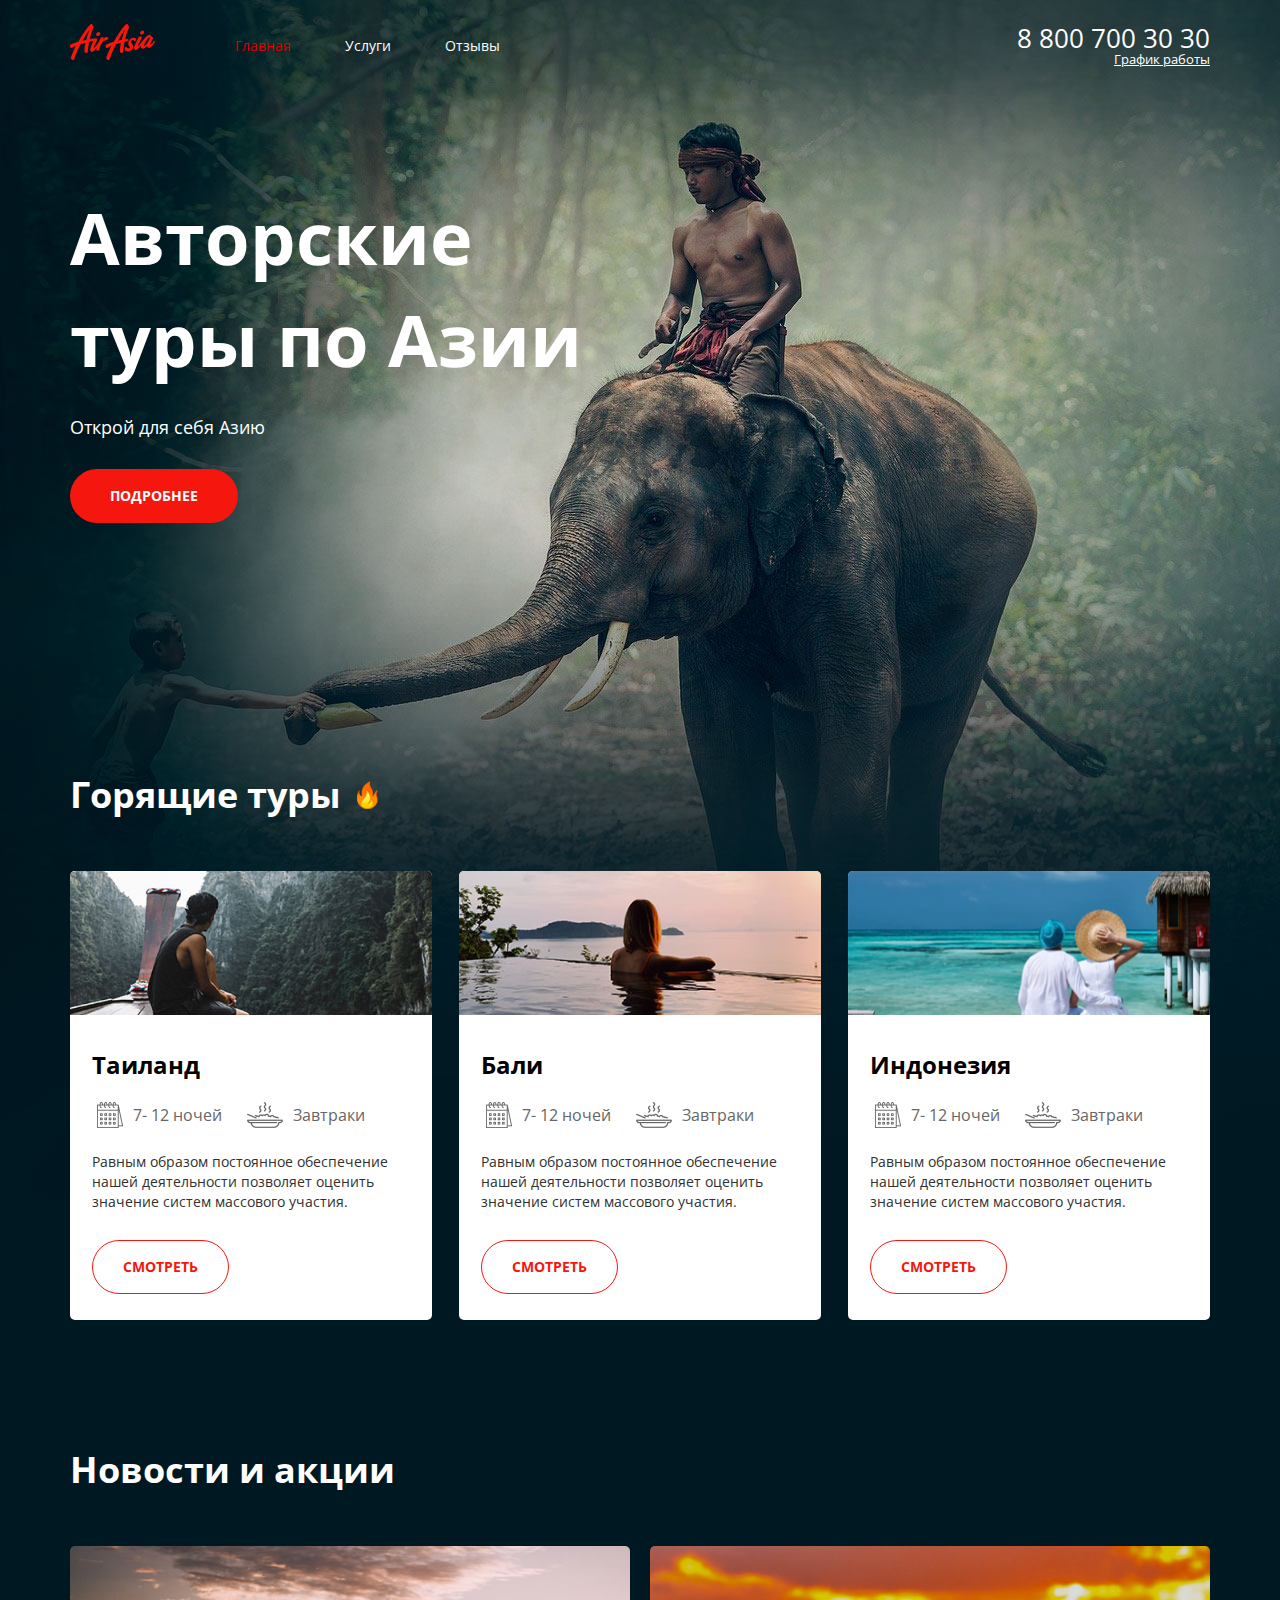
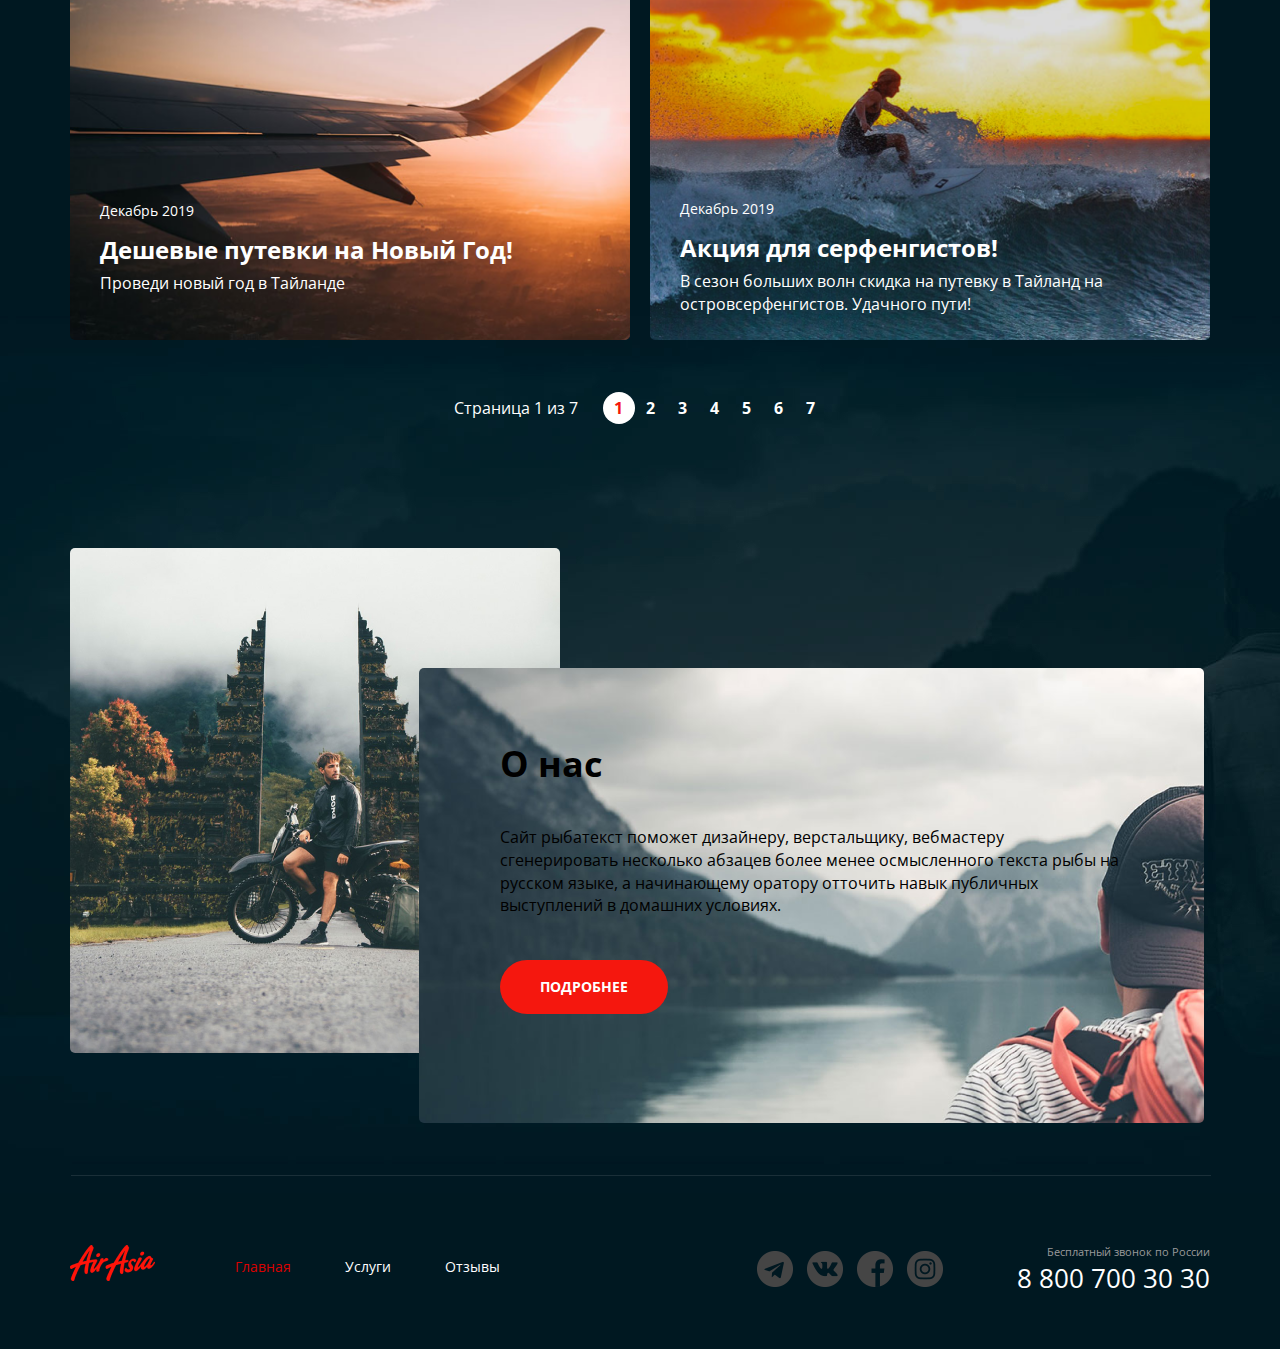
<file: index.html>
<!DOCTYPE html>
<html lang="ru">
<head>
    <meta charset="UTF-8">
    <meta http-equiv="X-UA-Compatible" content="IE=edge">
    <meta name="viewport" content="width=1200, initial-scale=1.0">
    <link href="https://fonts.googleapis.com/css2?family=Open+Sans:wght@400;700&display=swap" rel="stylesheet">
    <link rel="stylesheet" href="./styles/layout/normalize.css">
    <link rel="stylesheet" href="./styles/layout/base_main.css">
    <link rel="stylesheet" href="./styles/style.css">
    <title>Air Asia Main</title>
</head>
<body>
    <div class="wrapper main-page-wrapper">
        <section class="hero">
            <div class="container hero__container">
                <header class="header">
                    <div class="header__col">
                        <a href="./index.html" class="logo">
                            <img src="./img/logo.png" alt="air asia logo" class="logo__img">
                        </a>
                        <nav class="menu">
                            <ul class="menu__list">
                                <li class="menu__item menu__item_active"><a href="./index.html" class="menu__link">Главная</a></li>
                                <li class="menu__item"><a href="./services.html" class="menu__link">Услуги</a></li>
                                <li class="menu__item"><a href="./reviews.html" class="menu__link">Отзывы</a></li>
                            </ul>
                        </nav>
                    </div>
                    <div class="header__col header__col_align_right">
                        <address class="contacts">
                            <a href="tel:+78007003030" class="contacts__phone">8 800 700 30 30</a>
                            <div class="dropdown">
                                <a href="#" class="dropdown__link">График работы</a>
                                <div class="dropdown__menu">
                                    <div class="dropdown__triangle"></div>
                                    <div class="dropdown__time">пн-вс: 09:00 - 20:00</div>
                                    <div class="dropdown__lunch">Обед: 14:00-14:30</div>
                                </div>
                            </div>
                        </address>
                    </div>
                </header>
                <div class="hero__content">
                    <div class="hero__text-section">
                        <h1 class="hero__title">Авторские туры по Азии</h1>
                        <h4 class="hero__subtitle">Открой для себя Азию</h4>
                        <a href="#" class="btn btn_color_red">Подробнее</a>
                    </div>
                </div>
            </div>
        </section>
        <section class="section">
            <div class="container">
                <h2 class="section__title section__title_background">Горящие туры</h2>
                <ul class="offers">
                    <li class="offers__item offer">
                        <div class="offer__header">
                            <img src="./img/river.png" alt="" class="offer__header-img">
                        </div>
                        <div class="offer__content">
                            <h3 class="offer__title">Таиланд</h3>
                            <div class="offer__wrapper">
                                <div class="offer__desc-cell">
                                    <div class="offer__days">
                                        <img src="./img/calendar.png" alt="" class="offer__icon">
                                        <div class="offer__desc">7- 12 ночей</div>
                                    </div>
                                </div>
                                <div class="offer__desc-cell">
                                    <div class="offer__days">
                                        <img src="./img/meal.png" alt="" class="offer__icon">
                                        <div class="offer__desc">Завтраки</div>
                                    </div>
                                </div>
                            </div>
                            <div class="offer__text">
                                Равным образом постоянное обеспечение нашей деятельности позволяет оценить значение систем массового участия.
                            </div>
                            <div class="offer__btn-wrapper">
                                <a href="#" class="btn btn_color_white">Смотреть</a>
                            </div>
                        </div>
                    </li>
                    <li class="offers__item offer">
                        <div class="offer__header">
                            <img src="./img/pool.png" alt="" class="offer__header-img">
                        </div>
                        <div class="offer__content">
                            <h3 class="offer__title">Бали</h3>
                            <div class="offer__wrapper">
                                <div class="offer__desc-cell">
                                    <div class="offer__days">
                                        <img src="./img/calendar.png" alt="" class="offer__icon">
                                        <div class="offer__desc">7- 12 ночей</div>
                                    </div>
                                </div>
                                <div class="offer__desc-cell">
                                    <div class="offer__days">
                                        <img src="./img/meal.png" alt="" class="offer__icon">
                                        <div class="offer__desc">Завтраки</div>
                                    </div>
                                </div>
                            </div>
                            <div class="offer__text">
                                Равным образом постоянное обеспечение нашей деятельности позволяет оценить значение систем массового участия.
                            </div>
                            <div class="offer__btn-wrapper">
                                <a href="#" class="btn btn_color_white">Смотреть</a>
                            </div>
                        </div>
                    </li>
                    <li class="offers__item offer">
                        <div class="offer__header">
                            <img src="./img/ocean.png" alt="" class="offer__header-img">
                        </div>
                        <div class="offer__content">
                            <h3 class="offer__title">Индонезия</h3>
                            <div class="offer__wrapper">
                                <div class="offer__desc-cell">
                                    <div class="offer__days">
                                        <img src="./img/calendar.png" alt="" class="offer__icon">
                                        <div class="offer__desc">7- 12 ночей</div>
                                    </div>
                                </div>
                                <div class="offer__desc-cell">
                                    <div class="offer__days">
                                        <img src="./img/meal.png" alt="" class="offer__icon">
                                        <div class="offer__desc">Завтраки</div>
                                    </div>
                                </div>
                            </div>
                            <div class="offer__text">
                                Равным образом постоянное обеспечение нашей деятельности позволяет оценить значение систем массового участия.
                            </div>
                            <div class="offer__btn-wrapper">
                                <a href="#" class="btn btn_color_white">Смотреть</a>
                            </div>
                        </div>
                    </li>
                </ul>
            </div>
        </section>
        <section class="section">
            <div class="container">
                <h2 class="section__title">Новости и акции</h2>
                <ul class="news">
                    <li class="news__item single-news">
                        <img src="./img/plain.png" alt="поездка на новый год" class="single-news__cover">
                        <div class="single-news__text-content">
                            <div class="single-news__date">Декабрь 2019</div>
                            <div class="single-news__title">Дешевые путевки на Новый Год!</div>
                            <div class="single-news__desc">Проведи новый год в Тайланде</div>
                        </div>
                    </li>
                    <li class="news__item single-news">
                        <img src="./img/Surfer.png" alt="поездка на новый год" class="single-news__cover">
                        <div class="single-news__text-content">
                            <div class="single-news__date">Декабрь 2019</div>
                            <div class="single-news__title">Акция для серфенгистов!</div>
                            <div class="single-news__desc">В сезон больших волн скидка на путевку в Тайланд на островсерфенгистов. Удачного пути!</div>
                        </div>
                    </li>
                </ul>
                <div class="pager">
                    <div class="pager__display">Страница 1 из 7</div>
                    <ul class="pager__list">
                        <li class="pager__item pager__item_active"><a href="#" class="pager__link">1</a></li>
                        <li class="pager__item"><a href="#" class="pager__link">2</a></li>
                        <li class="pager__item"><a href="#" class="pager__link">3</a></li>
                        <li class="pager__item"><a href="#" class="pager__link">4</a></li>
                        <li class="pager__item"><a href="#" class="pager__link">5</a></li>
                        <li class="pager__item"><a href="#" class="pager__link">6</a></li>
                        <li class="pager__item"><a href="#" class="pager__link">7</a></li>
                    </ul>
                </div>
            </div>
        </section>
        <section class="section section__margin-bottom">
            <div class="container">
                <div class="about">
                    <div class="about__desc">
                        <div class="about__title">О нас</div>
                        <div class="about__desc-text">
                            <p>Сайт рыбатекст поможет дизайнеру, верстальщику, вебмастеру сгенерировать несколько абзацев более менее осмысленного текста рыбы на русском языке, а начинающему оратору отточить навык публичных выступлений в домашних условиях. 
                            </p>
                        </div>
                        <a href="#" class="btn btn_color_red">Подробнее</a>
                    </div>
                </div>
            </div>
        </section>
        <footer class="footer-container">
            <div class="container">
                <div class="footer footer-container__footer">
                    <div class="footer__col">
                        <a href="./index.html" class="logo">
                            <img src="./img/logo.png" alt="air asia logo" class="logo__img">
                        </a>
                        <nav class="menu">
                            <ul class="menu__list">
                                <li class="menu__item menu__item_active"><a href="./index.html" class="menu__link">Главная</a></li>
                                <li class="menu__item"><a href="./services.html" class="menu__link">Услуги</a></li>
                                <li class="menu__item"><a href="./reviews.html" class="menu__link">Отзывы</a></li>
                            </ul>
                        </nav>
                    </div>
                    <div class="footer__col footer__col_align_right">
                        <ul class="socials">
                            <li class="socials__item socials__item_icon_telegram">
                                <a href="" class="socials__link"></a>
                            </li>
                            <li class="socials__item socials__item_icon_vk">
                                <a href="" class="socials__link"></a>
                            </li>
                            <li class="socials__item socials__item_icon_fb">
                                <a href="" class="socials__link"></a>
                            </li>
                            <li class="socials__item socials__item_icon_insta">
                                <a href="" class="socials__link"></a>
                            </li>
                        </ul>
                        
                        <address class="contacts">
                            <div class="contacts__desc">Бесплатный звонок по России</div>
                            <a href="tel:+78007003030" class="contacts__phone">8 800 700 30 30</a>
                        </address>
                    </div>
                </div>
            </div>
        </footer>
    </div>
</body>
</html>
</file>
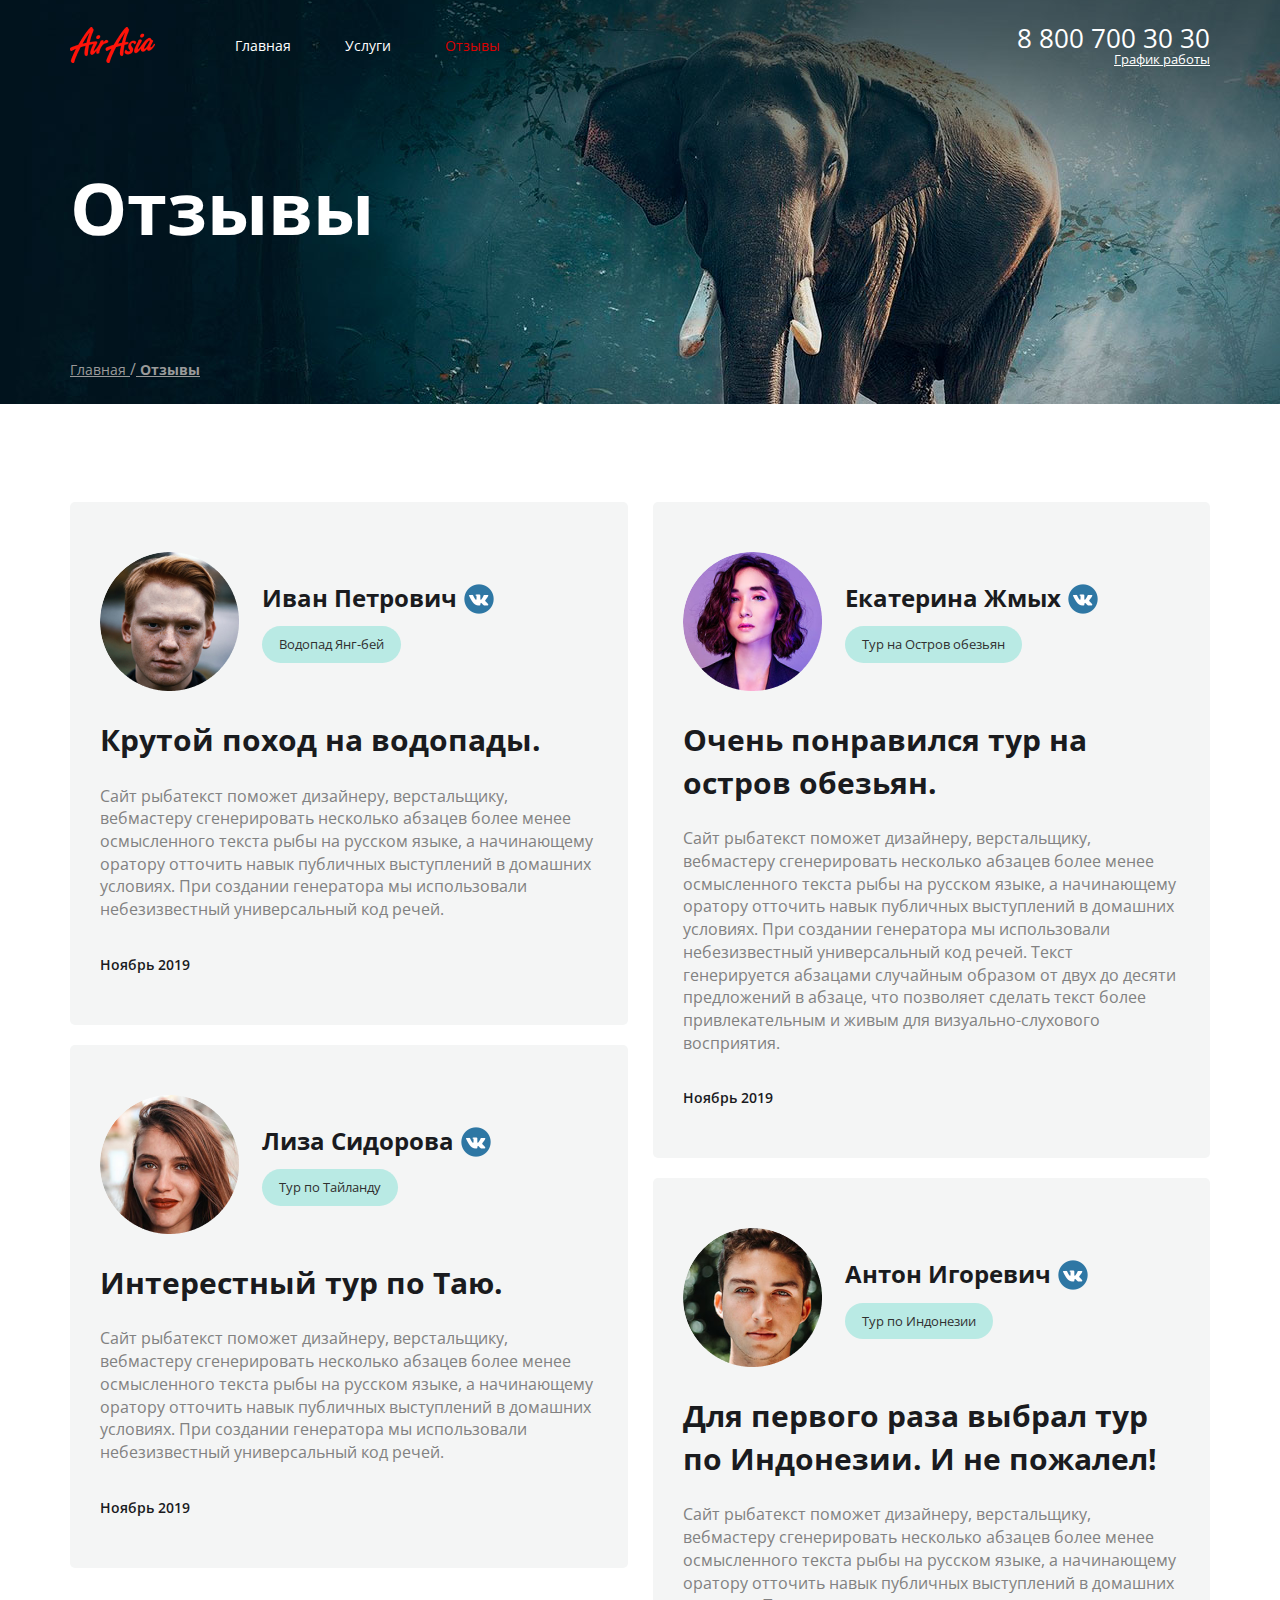
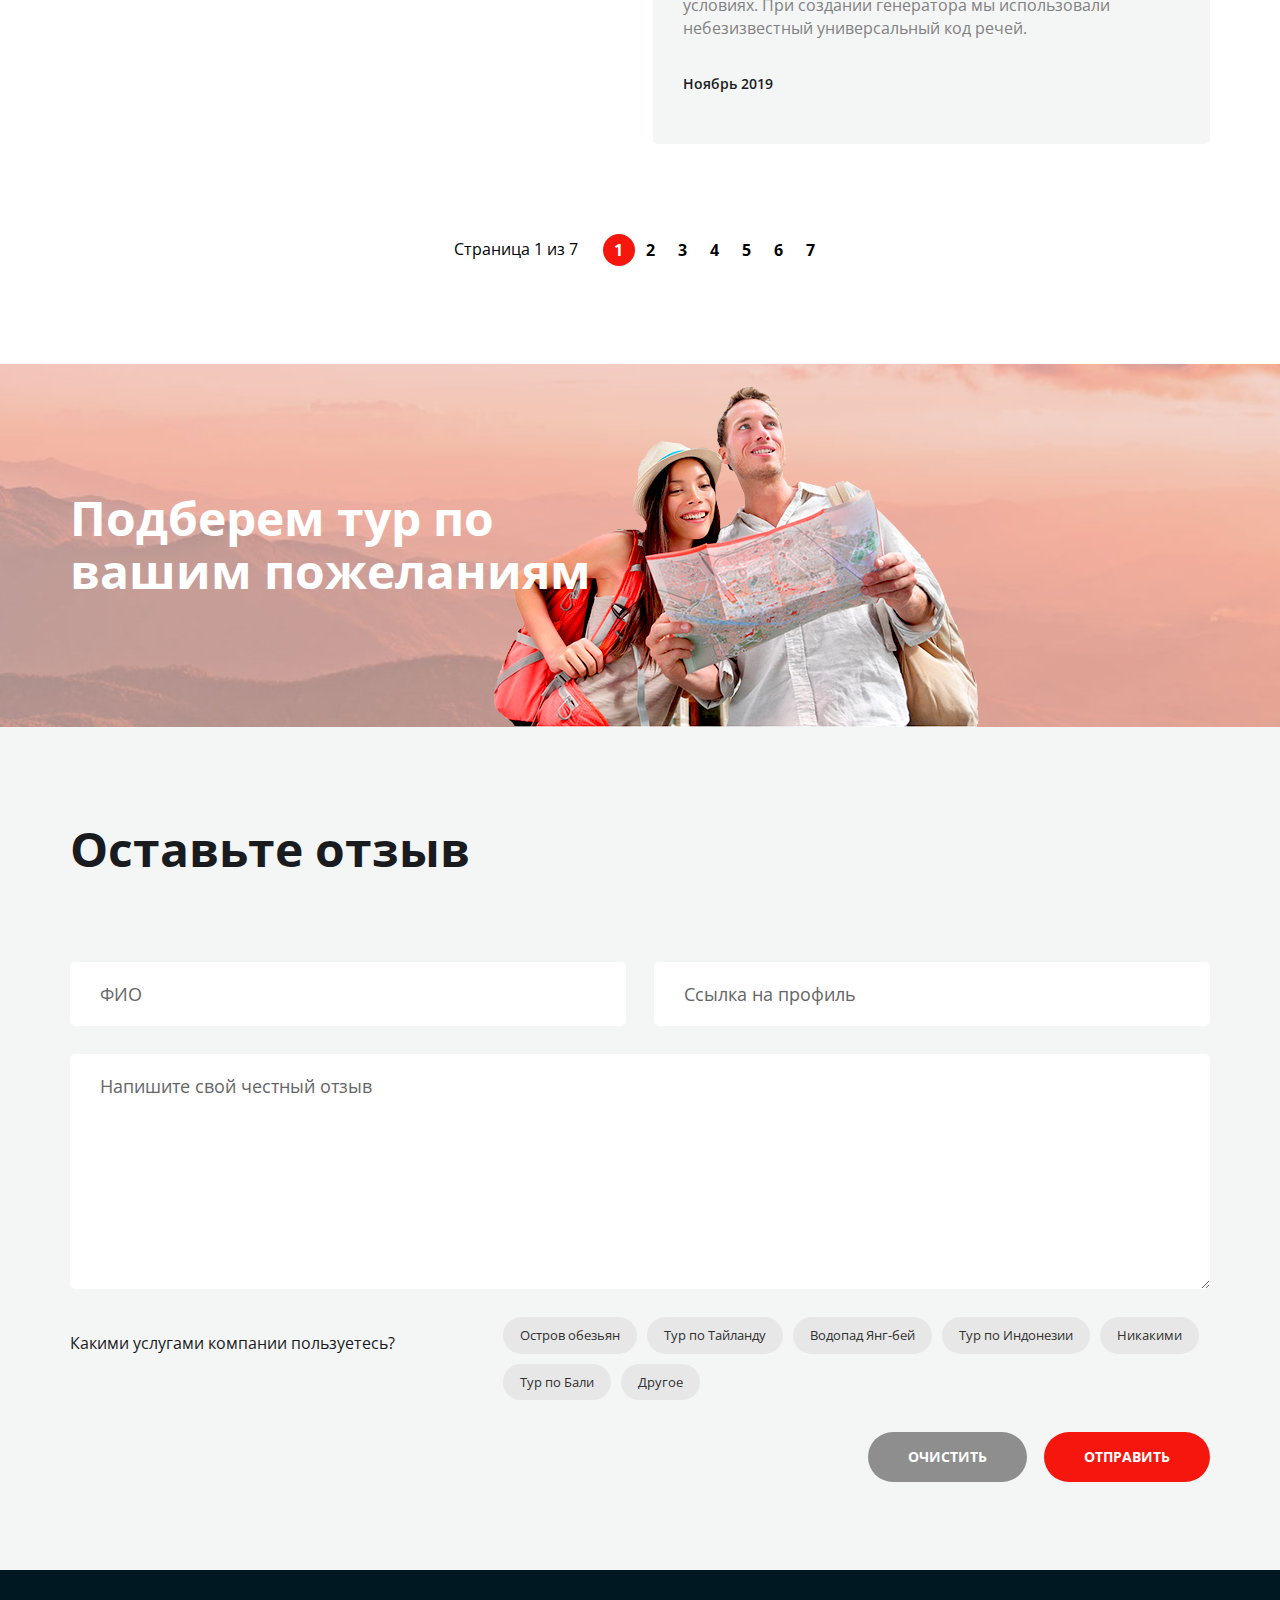
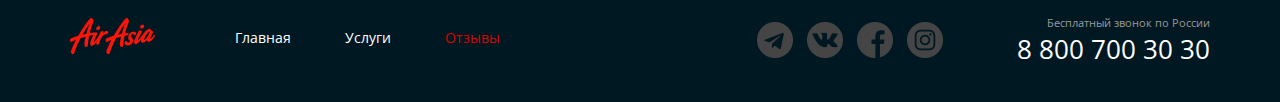
<file: reviews.html>
<!DOCTYPE html>
<html lang="en">
<head>
    <meta charset="UTF-8">
    <meta http-equiv="X-UA-Compatible" content="IE=edge">
    <meta name="viewport" content="width=width-content, initial-scale=1.0">
    <link href="https://fonts.googleapis.com/css2?family=Open+Sans:wght@400;600;700&display=swap" rel="stylesheet">
    <link rel="stylesheet" href="./styles/layout/normalize.css">
    <link rel="stylesheet" href="./styles/layout/base_reviews.css">
    <link rel="stylesheet" href="./styles/style.css">
    <title>Air Asia Reviews</title>
</head>
<body>
    <div class="wrapper">
        <section class="top-line">
            <div class="container top-line__container">
                <header class="header">
                    <div class="header__col">
                        <a href="./index.html" class="logo">
                            <img src="./img/logo.png" alt="air asia logo" class="logo__img">
                        </a>
                        <nav class="menu">
                            <ul class="menu__list">
                                <li class="menu__item"><a href="./index.html" class="menu__link">Главная</a></li>
                                <li class="menu__item"><a href="./services.html" class="menu__link">Услуги</a></li>
                                <li class="menu__item menu__item_active"><a href="./reviews.html" class="menu__link">Отзывы</a></li>
                            </ul>
                        </nav>
                    </div>
                    <div class="header__col header__col_align_right">
                        <address class="contacts">
                            <a href="tel:+78007003030" class="contacts__phone">8 800 700 30 30</a>
                            <div class="dropdown">
                                <a href="#" class="dropdown__link">График работы</a>
                                <div class="dropdown__menu">
                                    <div class="dropdown__triangle"></div>
                                    <div class="dropdown__time">пн-вс: 09:00 - 20:00</div>
                                    <div class="dropdown__lunch">Обед: 14:00-14:30</div>
                                </div>
                            </div>
                        </address>
                    </div>
                </header>
                <h1 class="page-title">Отзывы</h1>
                <nav class="breadcrumbs">
                    <ul class="breadcrumbs__list">
                        <li class="breadcrumbs__item">
                            <a href="#" class="breadcrumbs__link">Главная&nbsp</a>
                        </li>
                        <li class="breadcrumbs__item breadcrumbs__item_active">
                            <a href="#" class="breadcrumbs__link">&nbspОтзывы</a>
                        </li>
                    </ul>
                </nav>
            </div>
        </section>
        <main class="page-content">
            <div class="container">
                <ul class="reviews">
                    <li class="reviews__item review">
                        <div class="review__header">
                            <div class="review__photo">
                                <div class="avatar">
                                    <img src="./img/avatar_1.png" alt="user" class="avatar__img">
                                </div>
                            </div>
                            <div class="review__userdata">
                                <a href="#" class="review__user">Иван Петрович</a>
                                <ul class="review__tags">
                                    <li class="review__tag-item tag tag_bg_green">Водопад Янг-бей</li>
                                </ul>
                            </div>
                        </div>
                        <div class="review__content">
                            <h3 class="review__title">Крутой поход на водопады.</h3>
                            <div class="review__content-text">
                                <p>
                                    Сайт рыбатекст поможет дизайнеру, верстальщику, вебмастеру сгенерировать несколько абзацев более менее осмысленного текста рыбы на русском языке, а начинающему оратору отточить навык публичных выступлений в домашних условиях. При создании генератора мы использовали небезизвестный универсальный код речей.
                                </p>
                            </div>
                            <div class="review__date">Ноябрь 2019</div>
                        </div>
                    </li>
                    <li class="reviews__item review">
                        <div class="review__header">
                            <div class="review__photo">
                                <div class="avatar">
                                    <img src="./img/avatar_3.png" alt="user" class="avatar__img">
                                </div>
                            </div>
                            <div class="review__userdata">
                                <a href="#" class="review__user">Лиза Сидорова</a>
                                <ul class="review__tags">
                                    <li class="review__tag-item tag tag_bg_green">Тур по Тайланду</li>
                                </ul>
                            </div>
                        </div>
                        <div class="review__content">
                            <h3 class="review__title">Интерестный тур по Таю.</h3>
                            <div class="review__content-text">
                                <p>
                                    Сайт рыбатекст поможет дизайнеру, верстальщику, вебмастеру сгенерировать несколько абзацев более менее осмысленного текста рыбы на русском языке, а начинающему оратору отточить навык публичных выступлений в домашних условиях. При создании генератора мы использовали небезизвестный универсальный код речей.
                                </p>
                            </div>
                            <div class="review__date">Ноябрь 2019</div>
                        </div>
                    </li>
                    <li class="reviews__item review">
                        <div class="review__header">
                            <div class="review__photo">
                                <div class="avatar">
                                    <img src="./img/avatar_2.png" alt="user" class="avatar__img">
                                </div>
                            </div>
                            <div class="review__userdata">
                                <a href="#" class="review__user">Екатерина Жмых</a>
                                <ul class="review__tags">
                                    <li class="review__tag-item tag tag_bg_green">Тур на Остров обезьян</li>
                                </ul>
                            </div>
                        </div>
                        <div class="review__content">
                            <h3 class="review__title">Очень понравился тур на остров обезьян.</h3>
                            <div class="review__content-text">
                                <p>
                                    Сайт рыбатекст поможет дизайнеру, верстальщику, вебмастеру сгенерировать несколько абзацев более менее осмысленного текста рыбы на русском языке, а начинающему оратору отточить навык публичных выступлений в домашних условиях. При создании генератора мы использовали небезизвестный универсальный код речей. Текст генерируется абзацами случайным образом от двух до десяти предложений в абзаце, что позволяет сделать текст более привлекательным и живым для визуально-слухового восприятия.
                                </p>
                            </div>
                            <div class="review__date">Ноябрь 2019</div>
                        </div>
                    </li>
                    <li class="reviews__item review">
                        <div class="review__header">
                            <div class="review__photo">
                                <div class="avatar">
                                    <img src="./img/avatar_4.png" alt="user" class="avatar__img">
                                </div>
                            </div>
                            <div class="review__userdata">
                                <a href="#" class="review__user">Антон Игоревич</a>
                                <ul class="review__tags">
                                    <li class="review__tag-item tag tag_bg_green">Тур по Индонезии</li>
                                </ul>
                            </div>
                        </div>
                        <div class="review__content">
                            <h3 class="review__title">Для первого раза выбрал тур по Индонезии. И не пожалел!</h3>
                            <div class="review__content-text">
                                <p>
                                    Сайт рыбатекст поможет дизайнеру, верстальщику, вебмастеру сгенерировать несколько абзацев более менее осмысленного текста рыбы на русском языке, а начинающему оратору отточить навык публичных выступлений в домашних условиях. При создании генератора мы использовали небезизвестный универсальный код речей.
                                </p>
                            </div>
                            <div class="review__date">Ноябрь 2019</div>
                        </div>
                    </li>
                </ul>
                <div class="pager pager__theme_red">
                    <div class="pager__display">Страница 1 из 7</div>
                    <ul class="pager__list">
                        <li class="pager__item pager__item_active"><a href="#" class="pager__link">1</a></li>
                        <li class="pager__item"><a href="#" class="pager__link">2</a></li>
                        <li class="pager__item"><a href="#" class="pager__link">3</a></li>
                        <li class="pager__item"><a href="#" class="pager__link">4</a></li>
                        <li class="pager__item"><a href="#" class="pager__link">5</a></li>
                        <li class="pager__item"><a href="#" class="pager__link">6</a></li>
                        <li class="pager__item"><a href="#" class="pager__link">7</a></li>
                    </ul>
                </div>
            </div>
        </main>
        <section class="separator">
            <div class="container">
                <div class="separator__content">
                    <h2 class="separator__title">Подберем тур по вашим пожеланиям</h2>
                </div>
            </div>
        </section>
        <section class="inner-section inner-section_bg_grey">
            <div class="container">
                <h2 class="inner-section__title">Оставьте отзыв</h2>
                <form class="form">
                    <div class="form__row">
                        <input type="text" placeholder="ФИО" class="form__input">
                        <input type="text" placeholder="Ссылка на профиль" class="form__input">
                    </div>
                    <div class="form__row">
                        <textarea class="form__input form__input_textarea" placeholder="Напишите свой честный отзыв"></textarea>
                    </div>
                    <div class="form__controls">
                        <div class="form__controls-title">Какими услугами компании пользуетесь?</div>
                        <ul class="controls">
                            <li class="controls__item">
                                <label class="controls__elem">
                                    <input type="checkbox" class="controls__checkbox">
                                    <div class="tag controls__tag">Остров обезьян</div>
                                </label>
                            </li>
                            <li class="controls__item">
                                <label class="controls__elem">
                                    <input type="checkbox" class="controls__checkbox">
                                    <div class="tag controls__tag">Тур по Тайланду</div>
                                </label>
                            </li>
                            <li class="controls__item">
                                <label class="controls__elem">
                                    <input type="checkbox" class="controls__checkbox">
                                    <div class="tag controls__tag">Водопад Янг-бей</div>
                                </label>
                            </li>
                            <li class="controls__item">
                                <label class="controls__elem">
                                    <input type="checkbox" class="controls__checkbox">
                                    <div class="tag controls__tag">Тур по Индонезии</div>
                                </label>
                            </li>
                            <li class="controls__item">
                                <label class="controls__elem">
                                    <input type="checkbox" class="controls__checkbox">
                                    <div class="tag controls__tag">Никакими</div>
                                </label>
                            </li>
                            <li class="controls__item">
                                <label class="controls__elem">
                                    <input type="checkbox" class="controls__checkbox">
                                    <div class="tag controls__tag">Тур по Бали</div>
                                </label>
                            </li>
                            <li class="controls__item">
                                <label class="controls__elem">
                                    <input type="checkbox" class="controls__checkbox">
                                    <div class="tag controls__tag">Другое</div>
                                </label>
                            </li>
                        </ul>
                    </div>
                    <div class="form__btns">
                        <button type="reset" class="btn form__btn btn_color_grey">Очистить</button>
                        <button type="submit" class="btn form__btn btn_color_red">Отправить</button>
                    </div>
                </form>
            </div>

        </section>
        <footer class="inner-footer">
            <div class="container">
                <div class="footer inner-footer__footer">
                    <div class="footer__col">
                        <a href="./index.html" class="logo">
                            <img src="./img/logo.png" alt="air asia logo" class="logo__img">
                        </a>
                        <nav class="menu">
                            <ul class="menu__list">
                                <li class="menu__item"><a href="./index.html" class="menu__link">Главная</a></li>
                                <li class="menu__item"><a href="./services.html" class="menu__link">Услуги</a></li>
                                <li class="menu__item menu__item_active"><a href="./reviews.html" class="menu__link">Отзывы</a></li>
                            </ul>
                        </nav>
                    </div>
                    <div class="footer__col footer__col_align_right">
                        <ul class="socials">
                            <li class="socials__item socials__item_icon_telegram">
                                <a href="#" class="socials__link"></a>
                            </li>
                            <li class="socials__item socials__item_icon_vk">
                                <a href="#" class="socials__link"></a>
                            </li>
                            <li class="socials__item socials__item_icon_fb">
                                <a href="#" class="socials__link"></a>
                            </li>
                            <li class="socials__item socials__item_icon_insta">
                                <a href="#" class="socials__link"></a>
                            </li>
                        </ul>
                        <address class="contacts">
                            <div class="contacts__desc">Бесплатный звонок по России</div>
                            <a href="tel:+78007003030" class="contacts__phone">8 800 700 30 30</a>
                        </address>
                    </div>
                </div>
            </div>
        </footer>
    </div>
</body>
</html>
</file>
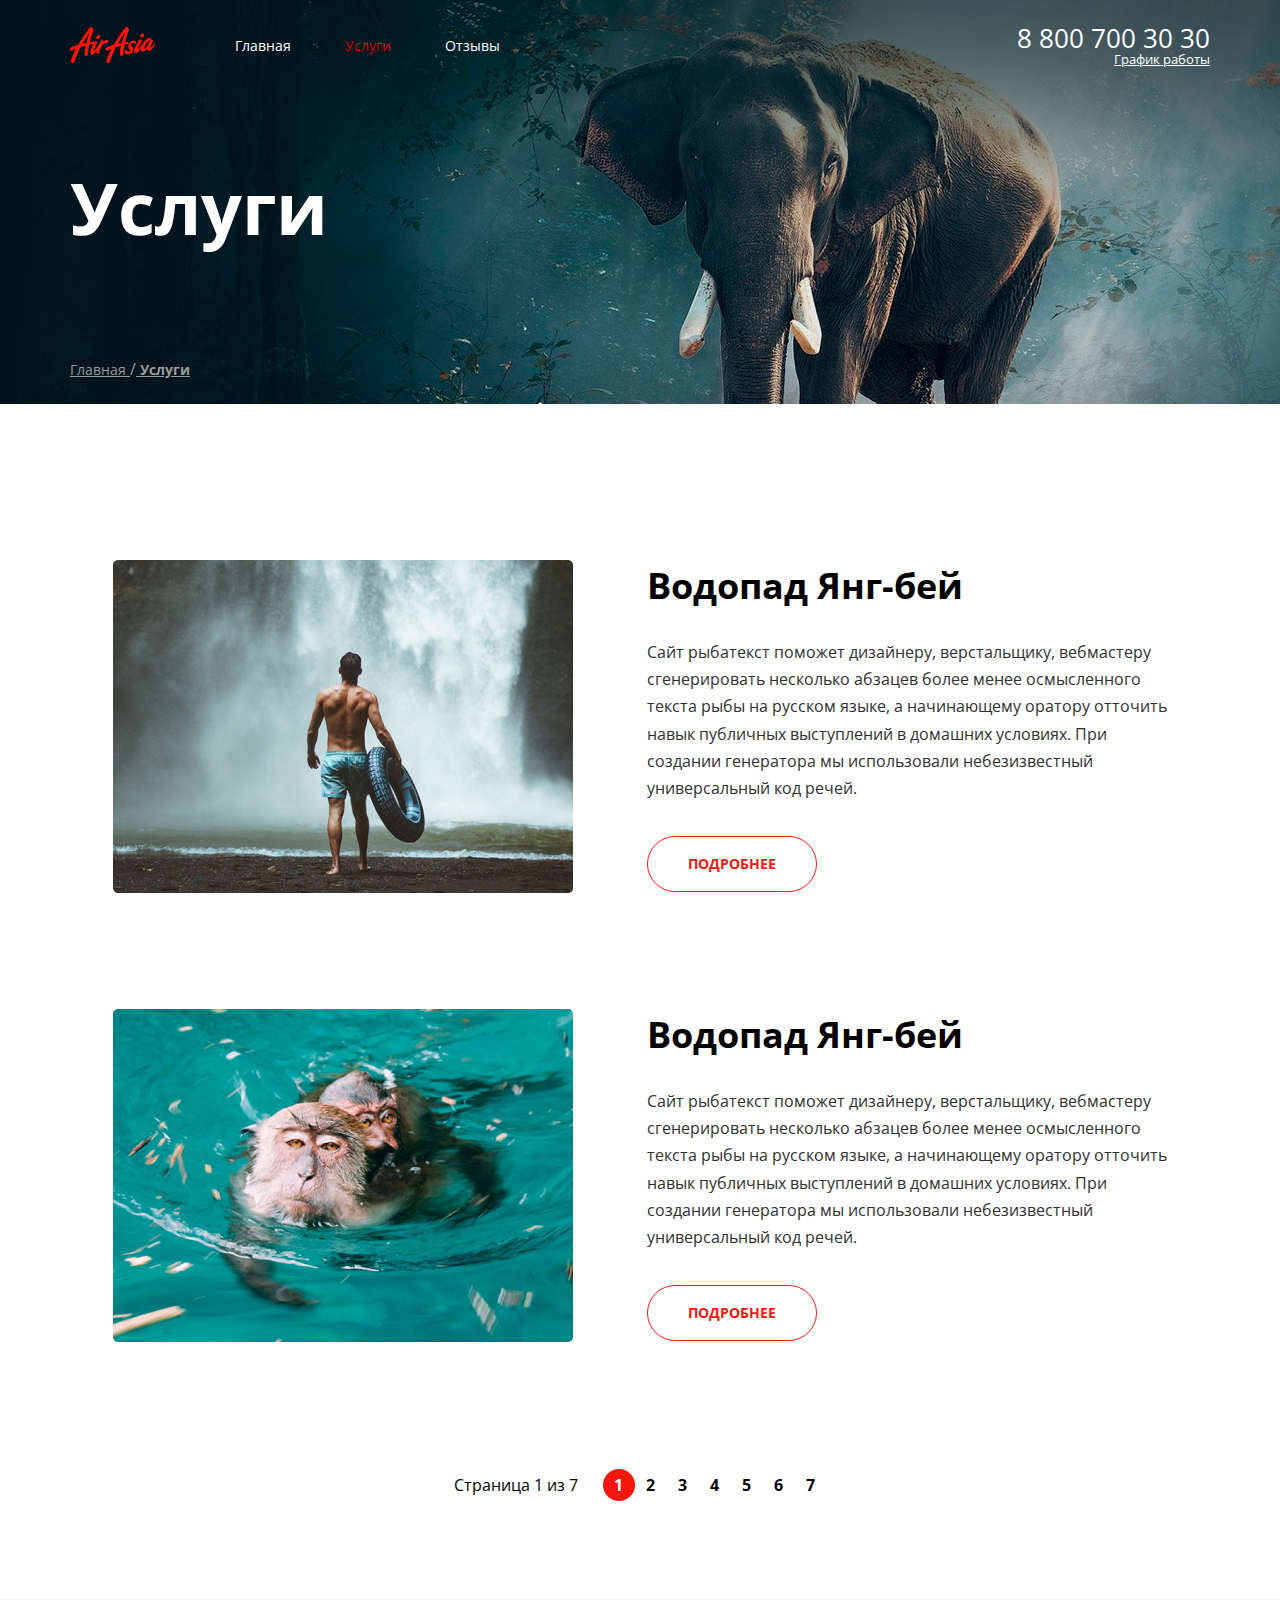
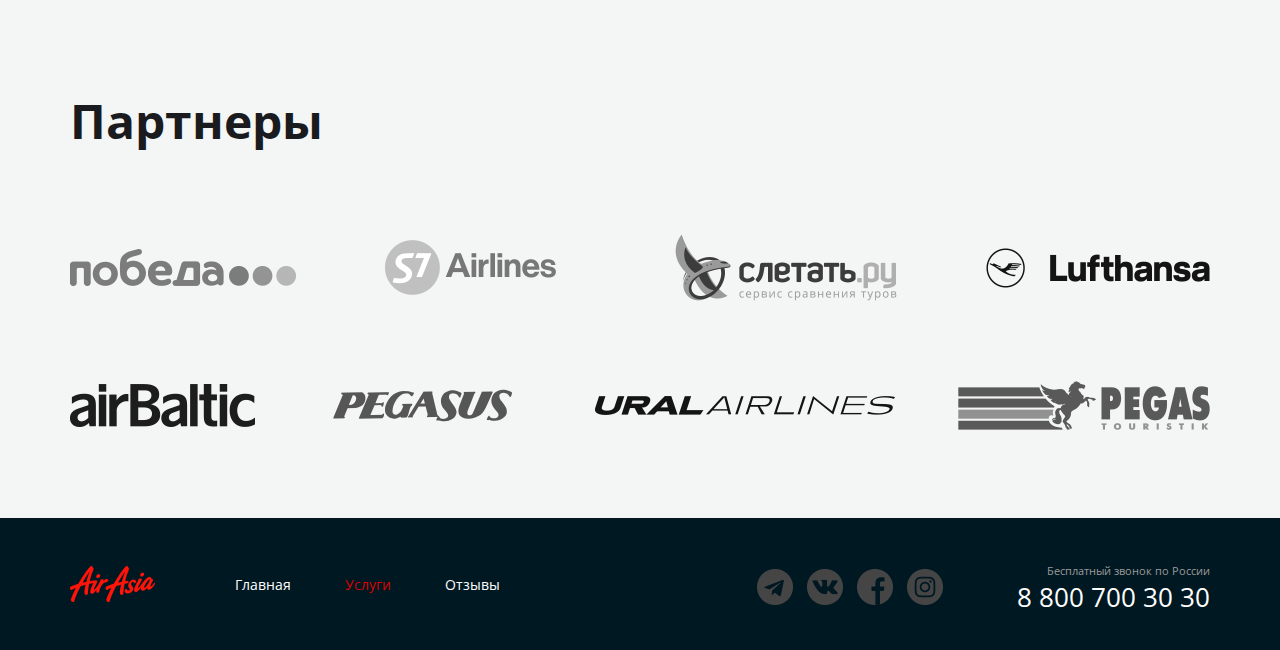
<file: services.html>
<!DOCTYPE html>
<html lang="en">
<head>
    <meta charset="UTF-8">
    <meta http-equiv="X-UA-Compatible" content="IE=edge">
    <meta name="viewport" content="width=1200, initial-scale=1.0">
    <link href="https://fonts.googleapis.com/css2?family=Open+Sans:wght@400;700&display=swap" rel="stylesheet">
    <link rel="stylesheet" href="./styles/layout/normalize.css">
    <link rel="stylesheet" href="./styles/layout/base_services.css">
    <link rel="stylesheet" href="./styles/style.css">
    <title>Air Asia Services</title>
</head>
<body>
    <div class="wrapper">
        <section class="top-line">
            <div class="container top-line__container">
                <header class="header">
                    <div class="header__col">
                        <a href="./index.html" class="logo">
                            <img src="./img/logo.png" alt="air asia logo" class="logo__img">
                        </a>
                        <nav class="menu">
                            <ul class="menu__list">
                                <li class="menu__item"><a href="./index.html" class="menu__link">Главная</a></li>
                                <li class="menu__item menu__item_active"><a href="./services.html" class="menu__link">Услуги</a></li>
                                <li class="menu__item"><a href="./reviews.html" class="menu__link">Отзывы</a></li>
                            </ul>
                        </nav>
                    </div>
                    <div class="header__col header__col_align_right">
                        <address class="contacts">
                            <a href="tel:+78007003030" class="contacts__phone">8 800 700 30 30</a>
                            <div class="dropdown">
                                <a href="#" class="dropdown__link">График работы</a>
                                <div class="dropdown__menu">
                                    <div class="dropdown__triangle"></div>
                                    <div class="dropdown__time">пн-вс: 09:00 - 20:00</div>
                                    <div class="dropdown__lunch">Обед: 14:00-14:30</div>
                                </div>
                            </div>
                        </address>
                    </div>
                </header>
                <h1 class="page-title">Услуги</h1>
                <nav class="breadcrumbs">
                    <ul class="breadcrumbs__list">
                        <li class="breadcrumbs__item">
                            <a href="#" class="breadcrumbs__link">Главная&nbsp</a>
                        </li>
                        <li class="breadcrumbs__item breadcrumbs__item_active">
                            <a href="#" class="breadcrumbs__link">&nbspУслуги</a>
                        </li>
                    </ul>
                </nav>
            </div>
        </section>
        <main class="page-content">
            <div class="container">
                <ul class="services">
                    <li class="services__item">
                        <a href="#" class="service">
                            <div class="service__img">
                                <img src="./img/waterfall.png" alt="waterfall" class="service__img-elem">
                            </div>
                            <div class="service__content">
                                <h2 class="service__title">Водопад Янг-бей</h2>
                                <div class="service__desc">
                                    <p>Сайт рыбатекст поможет дизайнеру, верстальщику, вебмастеру сгенерировать несколько абзацев более менее осмысленного текста рыбы на русском языке, а начинающему оратору отточить навык публичных выступлений в домашних условиях. При создании генератора мы использовали небезизвестный универсальный код речей.
                                    </p>
                                </div>
                                <div href="#" class="btn btn_color_white-big service__btn">Подробнее</div>
                            </div>
                        </a>
                    </li>
                    <li class="services__item">
                        <a href="#" class="service">
                            <div class="service__img">
                                <img src="./img/monkeys.png" alt="waterfall" class="service__img-elem">
                            </div>
                            <div class="service__content">
                                <h2 class="service__title">Водопад Янг-бей</h2>
                                <div class="service__desc">
                                    <p>Сайт рыбатекст поможет дизайнеру, верстальщику, вебмастеру сгенерировать несколько абзацев более менее осмысленного текста рыбы на русском языке, а начинающему оратору отточить навык публичных выступлений в домашних условиях. При создании генератора мы использовали небезизвестный универсальный код речей.
                                    </p>
                                </div>
                                <div href="#" class="btn btn_color_white-big service__btn">Подробнее</div>
                            </div>
                        </a>
                    </li>
                </ul>
                <div class="pager pager__theme_red">
                    <div class="pager__display">Страница 1 из 7</div>
                    <ul class="pager__list">
                        <li class="pager__item pager__item_active"><a href="#" class="pager__link">1</a></li>
                        <li class="pager__item"><a href="#" class="pager__link">2</a></li>
                        <li class="pager__item"><a href="#" class="pager__link">3</a></li>
                        <li class="pager__item"><a href="#" class="pager__link">4</a></li>
                        <li class="pager__item"><a href="#" class="pager__link">5</a></li>
                        <li class="pager__item"><a href="#" class="pager__link">6</a></li>
                        <li class="pager__item"><a href="#" class="pager__link">7</a></li>
                    </ul>
                </div>
            </div>
        </main>
        <section class="inner-section inner-section_bg_grey">
            <div class="container">
                <h2 class="inner-section__title">Партнеры</h2>
                <ul class="base-list">
                    <li class="base-list__item">
                        <a href="#" class="base-list__link">
                            <img src="./img/pobeda.png" class="base-list__img" alt="img">
                        </a>
                    </li>
                    <li class="base-list__item">
                        <a href="#" class="base-list__link">
                            <img src="./img/s7.png" class="base-list__img" alt="img">
                        </a>
                    </li>
                    <li class="base-list__item">
                        <a href="#" class="base-list__link">
                            <img src="./img/lets-fly.png" class="base-list__img" alt="img">
                        </a>
                    </li>
                    <li class="base-list__item">
                        <a href="#" class="base-list__link">
                            <img src="./img/lufthansa.png" class="base-list__img" alt="img">
                        </a>
                    </li>
                    <li class="base-list__item">
                        <a href="#" class="base-list__link">
                            <img src="./img/airbaltic.png" class="base-list__img" alt="img">
                        </a>
                    </li>
                    <li class="base-list__item">
                        <a href="#" class="base-list__link">
                            <img src="./img/pegasus.png" class="base-list__img" alt="img">
                        </a>
                    </li>
                    <li class="base-list__item">
                        <a href="#" class="base-list__link">
                            <img src="./img/ural.png" class="base-list__img" alt="img">
                        </a>
                    </li>
                    <li class="base-list__item">
                        <a href="#" class="base-list__link">
                            <img src="./img/pegas.png" class="base-list__img" alt="img">
                        </a>
                    </li>
                </ul>
            </div>
        </section>
        <footer class="inner-footer">
            <div class="container">
                <div class="footer inner-footer__footer">
                    <div class="footer__col">
                        <a href="./index.html" class="logo">
                            <img src="./img/logo.png" alt="air asia logo" class="logo__img">
                        </a>
                        <nav class="menu">
                            <ul class="menu__list">
                                <li class="menu__item"><a href="./index.html" class="menu__link">Главная</a></li>
                                <li class="menu__item menu__item_active"><a href="./services.html" class="menu__link">Услуги</a></li>
                                <li class="menu__item"><a href="./reviews.html" class="menu__link">Отзывы</a></li>
                            </ul>
                        </nav>
                    </div>
                    <div class="footer__col footer__col_align_right">
                        <ul class="socials">
                            <li class="socials__item socials__item_icon_telegram">
                                <a href="#" class="socials__link"></a>
                            </li>
                            <li class="socials__item socials__item_icon_vk">
                                <a href="#" class="socials__link"></a>
                            </li>
                            <li class="socials__item socials__item_icon_fb">
                                <a href="#" class="socials__link"></a>
                            </li>
                            <li class="socials__item socials__item_icon_insta">
                                <a href="#" class="socials__link"></a>
                            </li>
                        </ul>
                        
                        <address class="contacts">
                            <div class="contacts__desc">Бесплатный звонок по России</div>
                            <a href="tel:+78007003030" class="contacts__phone">8 800 700 30 30</a>
                        </address>
                    </div>
                </div>
            </div>
        </footer>
    </div>
</body>
</html>
</file>
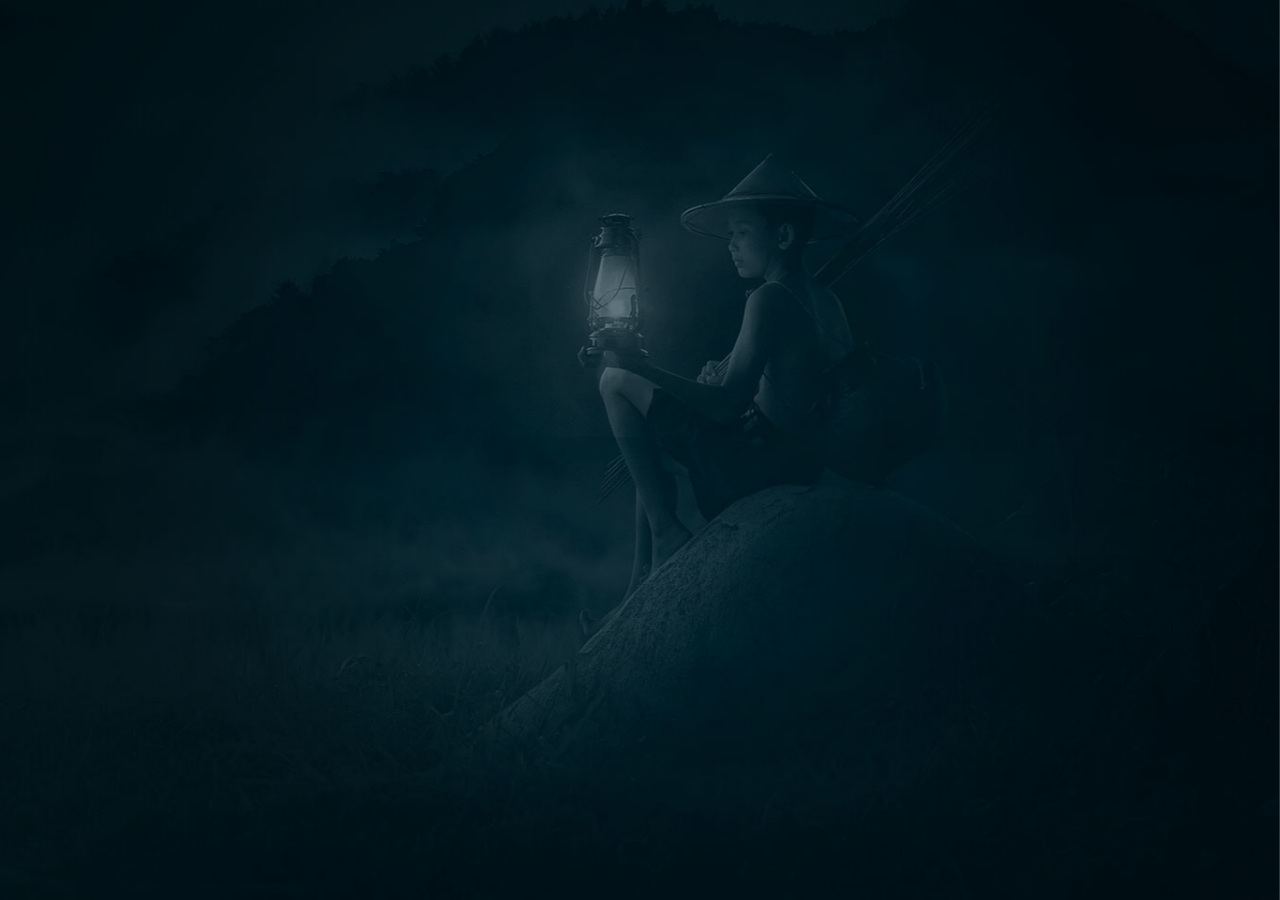
<file: welcome.html>
<!DOCTYPE html>
<html lang="en">
<head>
    <meta charset="UTF-8">
    <meta http-equiv="X-UA-Compatible" content="IE=edge">
    <meta name="viewport" content="width=1200, initial-scale=1.0">
    <link href="https://fonts.googleapis.com/css2?family=Open+Sans:wght@400;700&display=swap" rel="stylesheet">
    <link rel="stylesheet" href="./styles/layout/normalize.css">
    <link rel="stylesheet" href="./styles/layout/base_services.css">
    <link rel="stylesheet" href="./styles/style.css">
    <title>Air Asia Welcome</title>
</head>
<body>
    <div class="welcome">
        <div class="welcome__container">
            <div class="central central_asia">
                <img src="./img/logo_welcome.png" alt="Logo" class="central__logo">
                <div class="central__text">Открой для себя Азию</div>
                <a href="./index.html" class="btn btn_color_red">Войти</a>
            </div>
        </div>
    </div>
</body>
</html>
</file>
<file: styles/layout/base_main.css>
html, body {
  height: 100%;
}

body {
  background-color: #001821;
  color: #fff;
  font-size: 16px;
  line-height: 1.42;
  font-family: "Open Sans",'Times New Roman',serif;
  -webkit-font-smoothing: antialiased;
  -moz-osx-font-smoothing: grayscale;
}

.wrapper {
  display: flex;
  flex-direction: column;
  min-height: 100%;
  overflow: hidden;
  min-width: 1200px;
}

.container {
  margin: 0 auto;
  max-width: 1140px;
}

* {
  box-sizing: border-box;
}

ul {
  margin: 0;
  padding: 0;
}

ul li {
  list-style: none;
}

button {
  border: none;
  background: transparent;
  cursor: pointer;
}

h1, h2, h3, h4, h5, h6 {
  margin: 0;
  font-weight: normal;
}

table {
  border-collapse: collapse;
  border-spacing: 0;
}

a {
  color: inherit;
}

p {
  margin: 0;
}
</file>
<file: styles/style.css>
/*Блоки для главной страницы*/
@import url('../styles/blocks/main-page-wrapper.css');
@import url('../styles/blocks/hero.css');
@import url('../styles/blocks/header.css');
@import url('../styles/blocks/logo.css');
@import url('../styles/blocks/menu.css');
@import url('../styles/blocks/contacts.css');
@import url('../styles/blocks/section.css');
@import url('../styles/blocks/btn.css');
@import url('../styles/blocks/menu.css');
@import url('../styles/blocks/offers.css');
@import url('../styles/blocks/news.css');
@import url('../styles/blocks/pager.css');
@import url('../styles/blocks/about.css');
@import url('../styles/blocks/footer.css');
@import url('../styles/blocks/socials.css');

/*Блоки для страницы услуги*/
@import url('../styles/blocks/top-line.css');
@import url('../styles/blocks/page-title.css');
@import url('../styles/blocks/breadcrumbs.css');
@import url('../styles/blocks/page-content.css');
@import url('../styles/blocks/servise.css');
@import url('../styles/blocks/inner-section.css');
@import url('../styles/blocks/base-list.css');

/*Блоки для страницы отзывы*/
@import url('../styles/blocks/reviews.css');
@import url('../styles/blocks/review.css');
@import url('../styles/blocks/avatar.css');
@import url('../styles/blocks/tag.css');
@import url('../styles/blocks/separator.css');
@import url('../styles/blocks/form.css');
@import url('../styles/blocks/controls.css');

/*Блоки для приветственной страницы*/
@import url('../styles/blocks/welcome.css');
@import url('../styles/blocks/central.css');
@import url('../styles/blocks/keyframes.css');
@import url('../styles/blocks/dropdown.css');
</file>
<file: styles/layout/base_reviews.css>
html, body {
    height: 100%;
  }
  
  body {
    background-color: #ffffff;
    color: #fff;
    font-size: 16px;
    line-height: 1.42;
    font-family: "Open Sans",'Times New Roman',serif;
    -webkit-font-smoothing: antialiased;
    -moz-osx-font-smoothing: grayscale;
  }
  
  .wrapper {
    display: flex;
    flex-direction: column;
    min-height: 100%;
    overflow: hidden;
    min-width: 1200px;
  }
  
  .container {
    margin: 0 auto;
    width: 1140px;
  }
  
  * {
    box-sizing: border-box;
  }
  
  ul {
    margin: 0;
    padding: 0;
  }
  
  ul li {
    list-style: none;
  }
  
  button {
    border: none;
    background: transparent;
    cursor: pointer;
  }
  
  h1, h2, h3, h4, h5, h6 {
    margin: 0;
    font-weight: normal;
  }
  
  table {
    border-collapse: collapse;
    border-spacing: 0;
  }
  
  a {
    color: inherit;
  }
  
  p {
    margin: 0;
  }
  
  img {
    display: block;
    max-width: 100%;
  }
</file>
<file: styles/layout/base_services.css>
html, body {
  height: 100%;
}

body {
  background-color: #ffffff;
  color: #fff;
  font-size: 16px;
  line-height: 1.42;
  font-family: "Open Sans",'Times New Roman',serif;
  -webkit-font-smoothing: antialiased;
  -moz-osx-font-smoothing: grayscale;
}

.wrapper {
  display: flex;
  flex-direction: column;
  min-height: 100%;
  overflow: hidden;
  min-width: 1200px;
}

.container {
  margin: 0 auto;
  width: 1140px;
}

* {
  box-sizing: border-box;
}

ul {
  margin: 0;
  padding: 0;
}

ul li {
  list-style: none;
}

button {
  border: none;
  background: transparent;
  cursor: pointer;
}

h1, h2, h3, h4, h5, h6 {
  margin: 0;
  font-weight: normal;
}

table {
  border-collapse: collapse;
  border-spacing: 0;
}

a {
  color: inherit;
}

p {
  margin: 0;
}

img {
  display: block;
  max-width: 100%;
}
</file>
